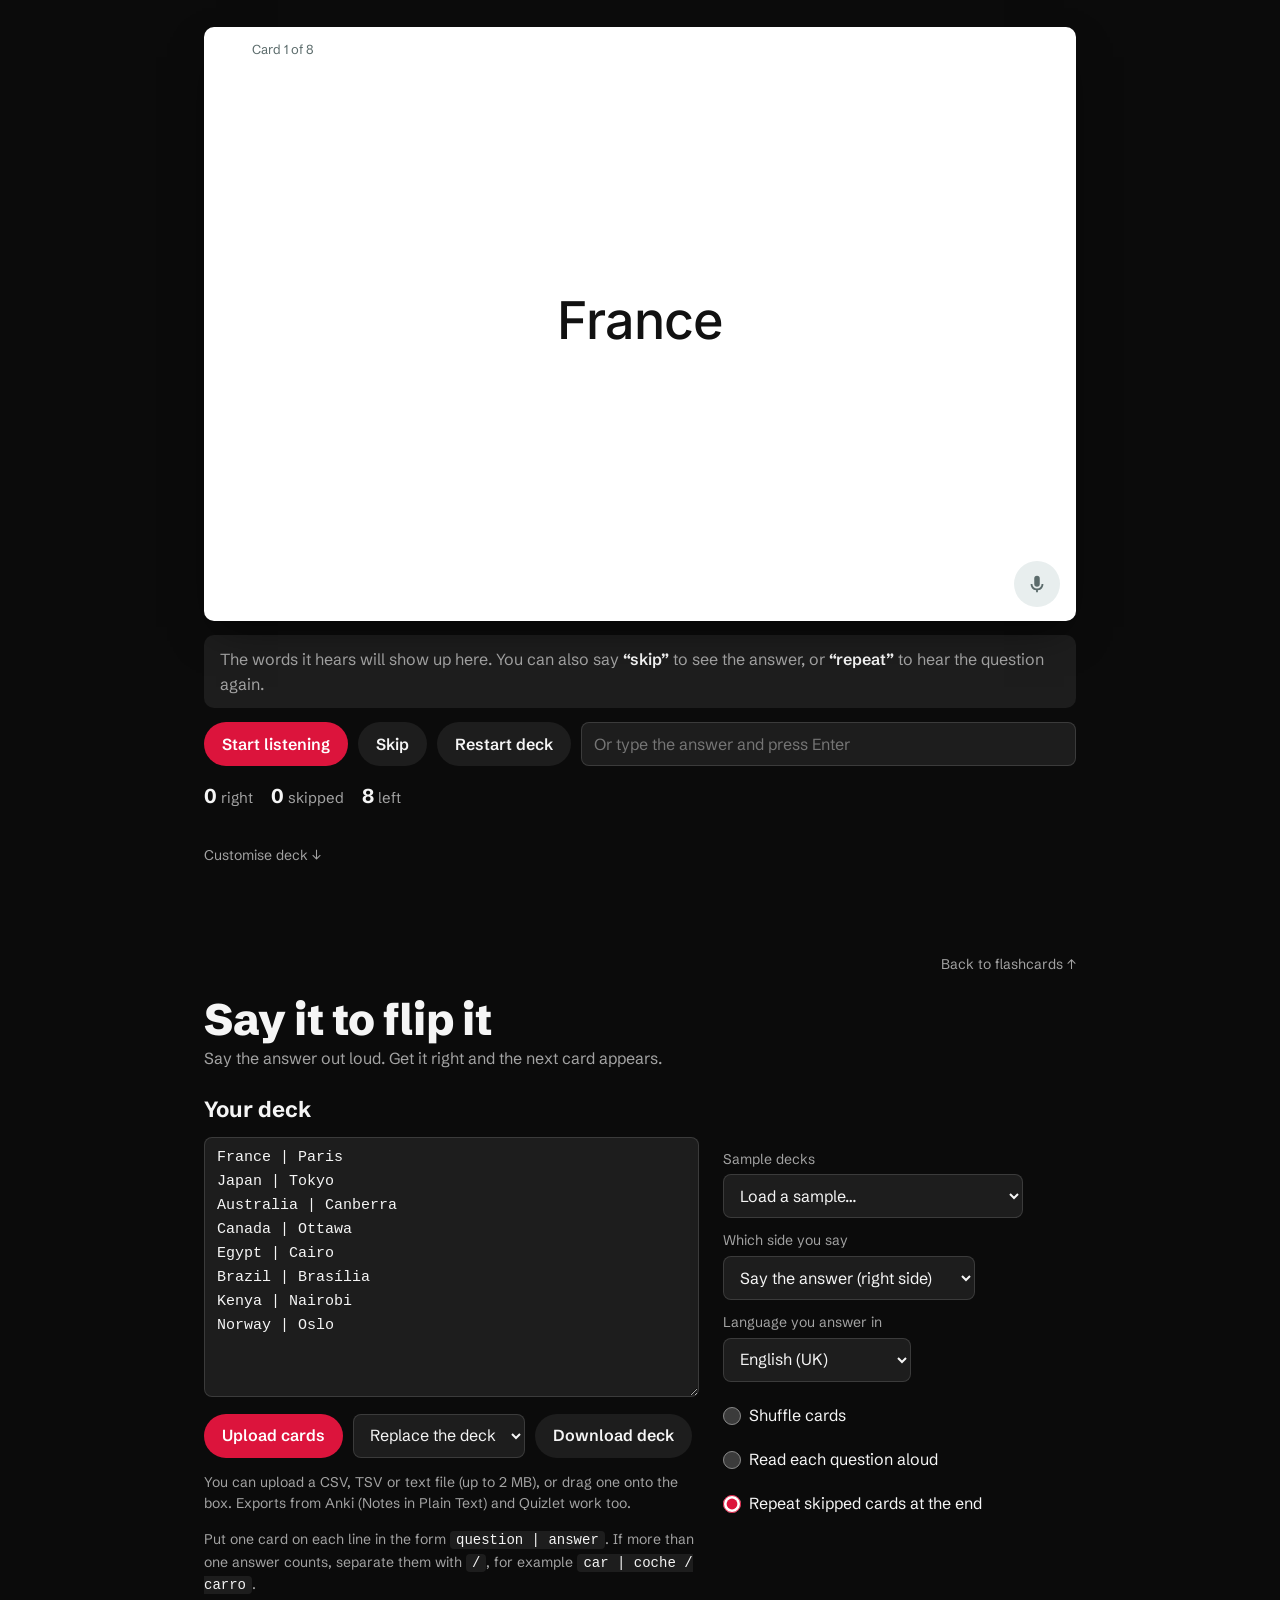
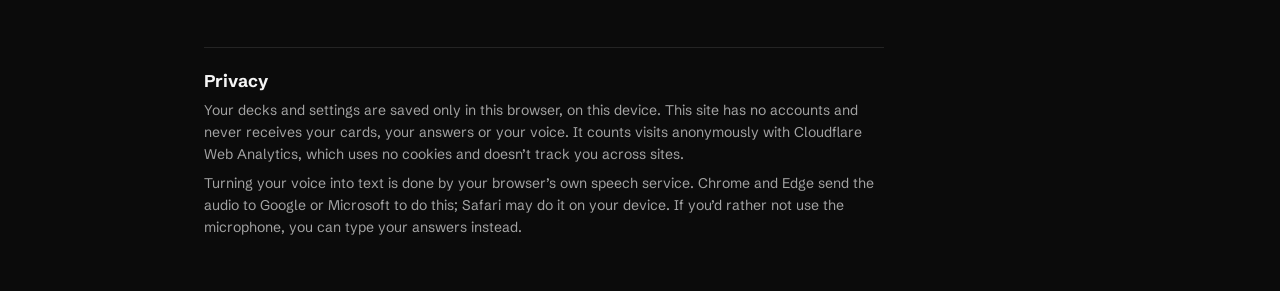
<file: site/index.html>
<!DOCTYPE html>
<html lang="en">
<head>
<meta charset="utf-8">
<meta name="viewport" content="width=device-width, initial-scale=1">
<!-- Backup policy in case the _headers file is ever missing. The full policy (incl. frame-ancestors) is sent as an HTTP header. -->
<meta http-equiv="Content-Security-Policy" content="default-src 'none'; script-src 'self' https://static.cloudflareinsights.com; style-src 'self'; font-src 'self'; img-src 'self'; connect-src 'self' https://cloudflareinsights.com; base-uri 'none'; form-action 'none'">
<meta name="referrer" content="no-referrer">
<title>Say It Flashcards</title>
<meta name="description" content="Voice flashcards: say the answer out loud and the next card appears.">
<link rel="icon" href="favicon.svg" type="image/svg+xml">
<link rel="stylesheet" href="style.css">
<link rel="preload" href="fonts/inter-latin.woff2" as="font" type="font/woff2" crossorigin>
<script src="app.js" defer></script>
</head>
<body>
<main class="band play" id="study">
  <div class="warn" id="warn" role="alert" hidden></div>

  <section class="stage">
    <div class="card" id="card">
      <div class="meta"><span id="pos">Card 0 of 0</span><span id="deckname"></span></div>
      <div class="prompt" id="prompt">Press Start</div>
      <div class="answer" id="answer"></div>
      <div class="mic" aria-hidden="true"><svg viewBox="0 0 24 24"><path d="M12 15a3 3 0 0 0 3-3V6a3 3 0 1 0-6 0v6a3 3 0 0 0 3 3zm5-3a5 5 0 0 1-10 0H5a7 7 0 0 0 6 6.9V21h2v-2.1A7 7 0 0 0 19 12z"/></svg></div>
    </div>
    <div class="heard" id="heard" aria-live="polite">The words it hears will show up here. You can also say <b>“skip”</b> to see the answer, or <b>“repeat”</b> to hear the question again.</div>
    <div class="row">
      <button class="primary" id="startBtn" type="button">Start listening</button>
      <button id="skipBtn" type="button">Skip</button>
      <button id="restartBtn" type="button">Restart deck</button>
      <input type="text" id="typed" placeholder="Or type the answer and press Enter" autocomplete="off" aria-label="Type the answer">
    </div>
    <div class="stats"><span><strong id="sOk">0</strong>right</span><span><strong id="sMiss">0</strong>skipped</span><span><strong id="sLeft">0</strong>left</span></div>
  </section>
  <a class="more" href="#setup">Customise deck ↓</a>
</main>

<section class="band" id="setup">
  <a class="more up" href="#study">Back to flashcards ↑</a>
  <div class="setup-head">
    <h1>Say it to flip it</h1>
    <p class="sub">Say the answer out loud. Get it right and the next card appears.</p>
  </div>
  <h2>Your deck</h2>
  <div class="edit">
    <div>
      <textarea id="deck" spellcheck="false" aria-label="Deck, one card per line"></textarea>
      <div class="row upload-row">
        <label class="upload" for="file">Upload cards</label>
        <input type="file" id="file" accept=".csv,.tsv,.txt,.json,text/plain,text/csv" hidden>
        <select id="mode" aria-label="When uploading"><option value="replace">Replace the deck</option><option value="append">Add to the deck</option></select>
        <button id="dlBtn" type="button">Download deck</button>
      </div>
      <p class="hint" id="upStatus">You can upload a CSV, TSV or text file (up to 2 MB), or drag one onto the box. Exports from Anki (Notes in Plain Text) and Quizlet work too.</p>
      <p class="hint">Put one card on each line in the form <code>question | answer</code>. If more than one answer counts, separate them with <code>/</code>, for example <code>car | coche / carro</code>.</p>
    </div>
    <div>
      <label for="preset">Sample decks</label>
      <select id="preset"><option value="">Load a sample…</option><option value="capitals">Capital cities</option><option value="spanish">Spanish basics (answer in Spanish)</option><option value="science">Science terms</option></select>
      <label for="dir">Which side you say</label>
      <select id="dir">
        <option value="normal">Say the answer (right side)</option>
        <option value="flip">Say the question (left side)</option>
        <option value="both">Both ways (each card twice)</option>
      </select>
      <label for="lang">Language you answer in</label>
      <select id="lang">
        <option value="en-GB">English (UK)</option><option value="en-US">English (US)</option><option value="es-ES">Spanish (Spain)</option><option value="es-MX">Spanish (Mexico)</option><option value="fr-FR">French</option><option value="de-DE">German</option><option value="it-IT">Italian</option><option value="pt-BR">Portuguese (Brazil)</option><option value="ja-JP">Japanese</option><option value="zh-CN">Chinese (Mandarin)</option>
      </select>
      <div class="opts">
        <label class="opt"><input type="radio" id="shuffle"> Shuffle cards</label>
        <label class="opt"><input type="radio" id="readAloud"> Read each question aloud</label>
        <label class="opt"><input type="radio" id="requeue"> Repeat skipped cards at the end</label>
      </div>
    </div>
  </div>

  <div class="privacy">
    <h2>Privacy</h2>
    <p class="hint">Your decks and settings are saved only in this browser, on this device. This site has no accounts and never receives your cards, your answers or your voice. It counts visits anonymously with Cloudflare Web Analytics, which uses no cookies and doesn’t track you across sites.</p>
    <p class="hint">Turning your voice into text is done by your browser’s own speech service. Chrome and Edge send the audio to Google or Microsoft to do this; Safari may do it on your device. If you’d rather not use the microphone, you can type your answers instead.</p>
  </div>
</section>
</body>
</html>
</file>
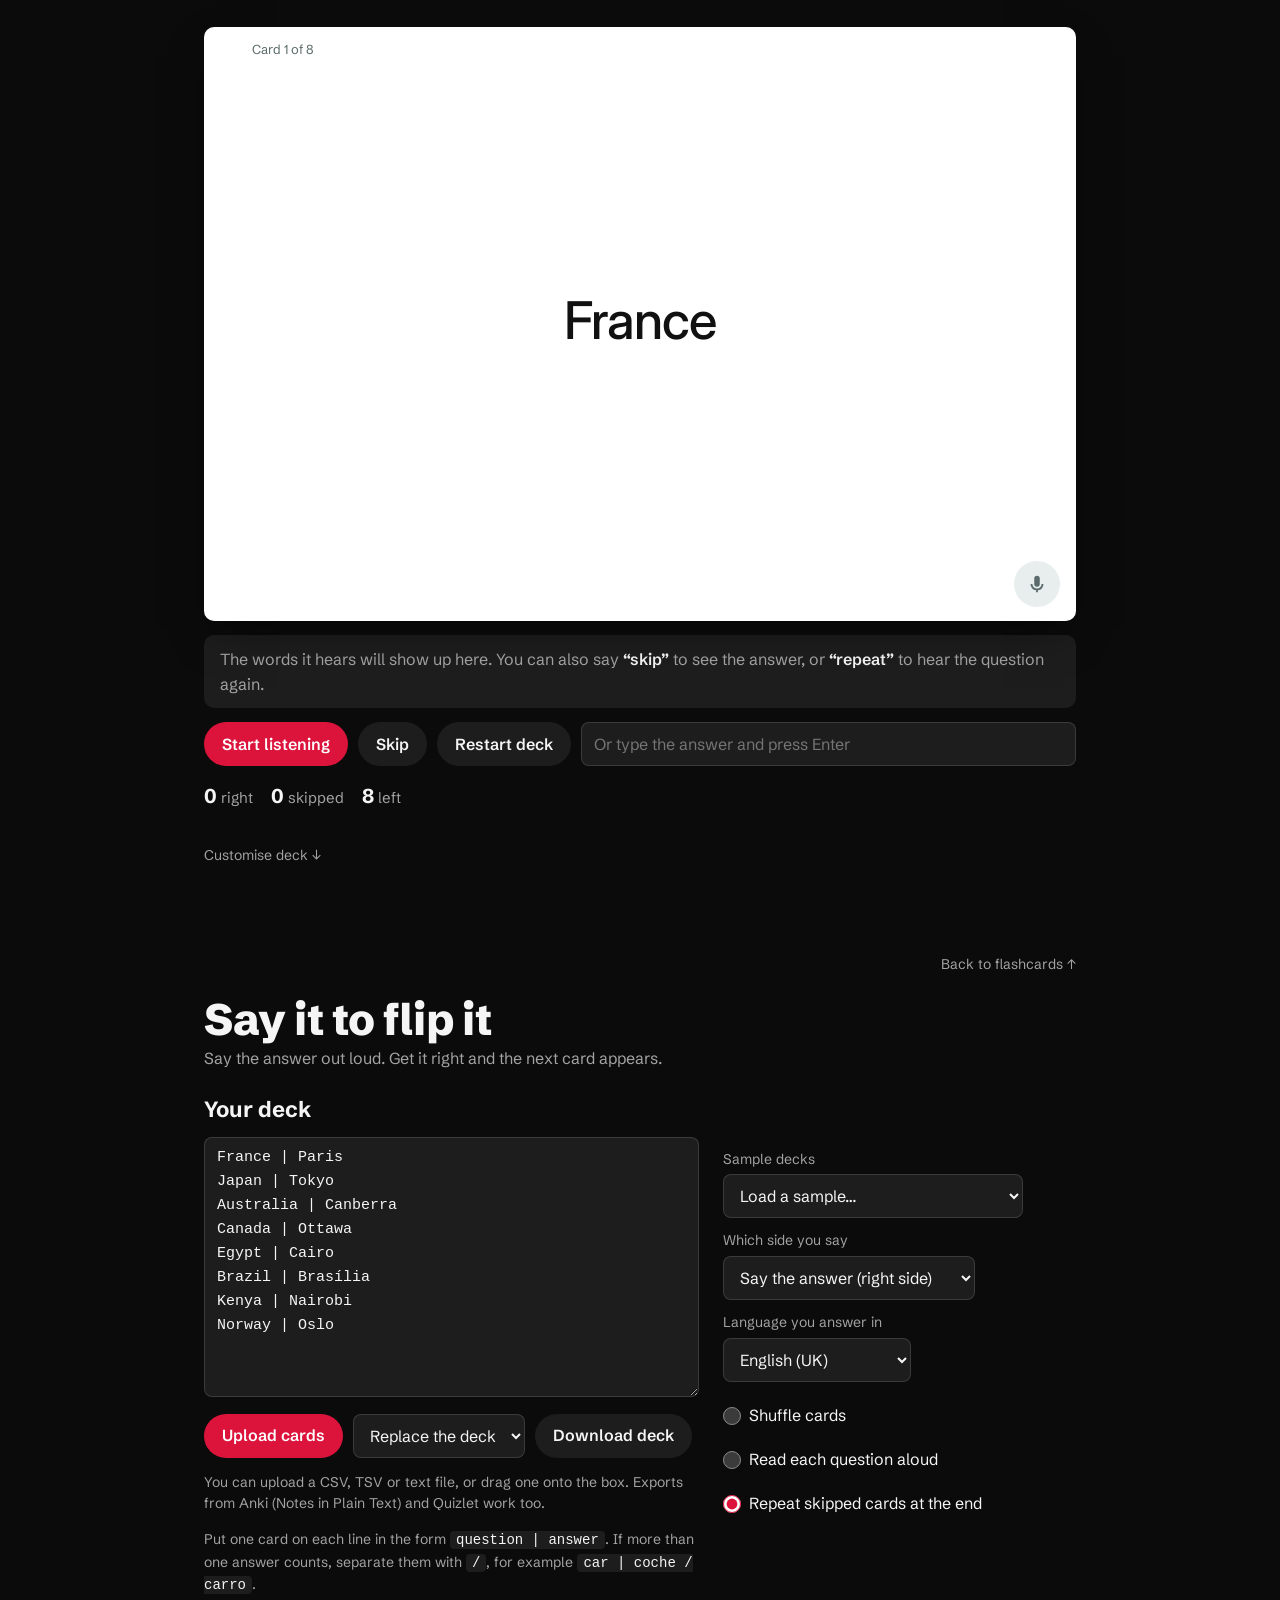
<file: voice-flashcards.html>
<!DOCTYPE html>
<html lang="en">
<head>
<meta charset="utf-8">
<meta name="viewport" content="width=device-width, initial-scale=1">
<title>Say It Flashcards</title>
<link rel="preconnect" href="https://fonts.googleapis.com">
<link href="https://fonts.googleapis.com/css2?family=Inter:wght@400;500;600&family=Schibsted+Grotesk:wght@400;600;800&display=swap" rel="stylesheet">
<style>
/* VOICE: friendly study tool, quick and encouraging
   IDEA: a plain white card on a deep green desk mat
   PICTURE: the card itself, large, with a mic ring that pulses while listening
   COLOUR and TYPE: desk green, plain white card, coral accent; Inter on the card, Schibsted Grotesk for UI
   LAYOUT: first screen is only the card + heard-text + controls; title and deck editor sit below the fold */
@media (prefers-reduced-motion:no-preference){html{scroll-behavior:smooth}}
/* SCHEME: black / white / crimson */
:root{color-scheme:dark;--bg:#0b0b0b;--mat:#1d1d1d;--card:#ffffff;--cardink:#111111;--ink:#f5f5f5;--muted:#a3a3a3;--acc:#dc143c;--miss-ink:#b0102f;--ok:#2fbf71;--focus:#ffffff}
/* SCHEME (original): desk green / coral
:root{color-scheme:light dark;--bg:light-dark(#0f3d34,#071c18);--mat:light-dark(#145045,#0b2a24);--card:#ffffff;--cardink:#1d2a2a;--ink:#eaf4f0;--muted:light-dark(#a9cfc4,#8fb3a9);--acc:#ff6b4a;--miss-ink:#c2401f;--ok:#3ddc97;--focus:#3ddc97} */
:root[data-theme=light]{color-scheme:light}:root[data-theme=dark]{color-scheme:dark}
*{box-sizing:border-box;min-width:0}
body{margin:0;background:var(--bg);color:var(--ink);font:16px/1.55 "Schibsted Grotesk",system-ui,sans-serif;overflow-x:clip}
.band{padding:clamp(20px,4vw,48px) max(5vw,16px);max-width:1000px;margin:0 auto}
h1{font-weight:800;font-size:clamp(30px,5vw,44px);line-height:1.05;margin:0 0 4px;text-wrap:balance}
h2{font-size:22px;margin:0 0 10px}
.sub{color:var(--muted);margin:0 0 22px}
.play{min-height:100vh;min-height:100svh;display:flex;flex-direction:column;gap:14px;padding-block:clamp(14px,3vh,32px)}
.stage{flex:1;display:flex;flex-direction:column;gap:14px}
.stage .card{flex:1;display:flex;flex-direction:column;justify-content:center}
.more{align-self:flex-start;margin-left:-12px;margin-top:14px;color:var(--muted);font-size:14px;text-decoration:none;padding:6px 12px;border-radius:999px}
.more.up{display:block;width:fit-content;margin:0 -12px 14px auto}
.more:hover{color:var(--ink)}.more:focus-visible{outline:3px solid var(--focus)}
.setup-head{margin-bottom:18px}
.card{position:relative;background:var(--card);color:var(--cardink);border-radius:10px;min-height:280px;padding:56px clamp(20px,5vw,48px) 36px;
 box-shadow:0 2px 0 #0002,0 18px 40px -12px #0008;transition:transform .25s,box-shadow .25s}
.card.ok{box-shadow:0 0 0 4px var(--ok),0 18px 40px -12px #0008}
.card.miss{box-shadow:0 0 0 4px var(--acc),0 18px 40px -12px #0008}
.card .meta{position:absolute;top:12px;left:clamp(20px,5vw,48px);right:16px;display:flex;justify-content:space-between;font-size:13px;color:#5b6b6b}
.prompt{font-family:Inter,system-ui,sans-serif;font-weight:500;letter-spacing:-.02em;font-size:clamp(32px,6.5vw,52px);line-height:1.15;text-align:center;margin:20px 0 10px;overflow-wrap:anywhere}
.answer{font-family:Inter,system-ui,sans-serif;font-weight:400;font-size:clamp(20px,3.5vw,26px);text-align:center;color:#0d7a55;min-height:1.4em}
.card.miss .answer{color:var(--miss-ink)}
.mic{position:absolute;right:16px;bottom:14px;width:46px;height:46px;border-radius:50%;background:#e8eeee;display:grid;place-items:center}
.mic svg{width:22px;height:22px;fill:#5b6b6b}
.live .mic{background:var(--acc)}.live .mic svg{fill:#fff}
.live .mic::after{content:"";position:absolute;inset:-6px;border-radius:50%;border:3px solid var(--acc);animation:pulse 1.4s ease-out infinite}
@keyframes pulse{from{opacity:.9;transform:scale(.9)}to{opacity:0;transform:scale(1.35)}}
@media (prefers-reduced-motion:reduce){.live .mic::after{animation:none;opacity:.6}.card{transition:none}}
.heard{background:var(--mat);border-radius:10px;padding:12px 16px;min-height:52px;color:var(--muted)}
.heard b{color:var(--ink);font-weight:600}
.row{display:flex;flex-wrap:wrap;gap:10px;align-items:center}
button,select,input,textarea{font:inherit;font-size:16px}
button{min-height:44px;padding:0 18px;border-radius:999px;border:0;background:var(--mat);color:var(--ink);font-weight:600;cursor:pointer}
button.primary{background:var(--acc);color:#fff}
button:focus-visible,select:focus-visible,input:focus-visible,textarea:focus-visible{outline:3px solid var(--focus);outline-offset:2px}
input[type=text],select,textarea{background:var(--mat);color:var(--ink);border:1px solid #ffffff22;border-radius:8px;min-height:44px;padding:8px 12px}
#typed{flex:1 1 200px}
.stats{display:flex;gap:18px;flex-wrap:wrap;font-size:15px;color:var(--muted)}
.stats strong{color:var(--ink);font-size:20px;margin-right:4px}
.warn{background:color-mix(in srgb,var(--acc) 14%,transparent);border:1px solid var(--acc);border-radius:10px;padding:12px 16px;display:none}
.edit{display:grid;grid-template-columns:minmax(0,1.4fr) minmax(0,1fr);gap:24px;margin-top:8px}
textarea{width:100%;min-height:260px;font-family:ui-monospace,Menlo,monospace;font-size:15px;line-height:1.6;resize:vertical}
label{display:block;font-size:14px;color:var(--muted);margin:12px 0 4px}
.hint{font-size:14px;color:var(--muted)}
.hint code{background:var(--mat);padding:1px 6px;border-radius:4px;color:var(--ink)}
/* native radio look, on/off toggle behaviour (see script) */
.opts{margin-top:12px}
label.opt{display:flex;align-items:center;gap:8px;margin:0;min-height:44px;color:var(--ink);font-size:16px;cursor:pointer}
.opt input{accent-color:var(--acc);width:18px;height:18px;margin:0;flex:none}
.upload{display:inline-flex;align-items:center;min-height:44px;padding:0 18px;border-radius:999px;background:var(--acc);color:#fff;font-weight:600;cursor:pointer;margin:0;font-size:16px}
#file:focus-visible+select,.upload:focus-within{outline:3px solid var(--focus)}
textarea.drop{outline:3px dashed var(--acc);outline-offset:2px}
#upStatus.ok{color:var(--ok)}#upStatus.bad{color:var(--acc)}
@media(max-width:700px){.edit{grid-template-columns:minmax(0,1fr)}}
</style>
</head>
<body>
<main class="band play" id="study">
  <div class="warn" id="warn"></div>

  <section class="stage">
    <div class="card" id="card">
      <div class="meta"><span id="pos">Card 0 of 0</span><span id="deckname"></span></div>
      <div class="prompt" id="prompt">Press Start</div>
      <div class="answer" id="answer"></div>
      <div class="mic" aria-hidden="true"><svg viewBox="0 0 24 24"><path d="M12 15a3 3 0 0 0 3-3V6a3 3 0 1 0-6 0v6a3 3 0 0 0 3 3zm5-3a5 5 0 0 1-10 0H5a7 7 0 0 0 6 6.9V21h2v-2.1A7 7 0 0 0 19 12z"/></svg></div>
    </div>
    <div class="heard" id="heard" aria-live="polite">The words it hears will show up here. You can also say <b>“skip”</b> to see the answer, or <b>“repeat”</b> to hear the question again.</div>
    <div class="row">
      <button class="primary" id="startBtn">Start listening</button>
      <button id="skipBtn">Skip</button>
      <button id="restartBtn">Restart deck</button>
      <input type="text" id="typed" placeholder="Or type the answer and press Enter" autocomplete="off">
    </div>
    <div class="stats"><span><strong id="sOk">0</strong>right</span><span><strong id="sMiss">0</strong>skipped</span><span><strong id="sLeft">0</strong>left</span></div>
  </section>
  <a class="more" href="#setup">Customise deck ↓</a>
</main>

<section class="band" id="setup">
  <a class="more up" href="#study">Back to flashcards ↑</a>
  <div class="setup-head">
    <h1>Say it to flip it</h1>
    <p class="sub">Say the answer out loud. Get it right and the next card appears.</p>
  </div>
  <h2>Your deck</h2>
  <div class="edit">
    <div>
      <textarea id="deck" spellcheck="false" aria-label="Deck, one card per line"></textarea>
      <div class="row" style="margin:10px 0 6px">
        <label class="upload" for="file">Upload cards</label>
        <input type="file" id="file" accept=".csv,.tsv,.txt,.json,text/plain,text/csv" hidden>
        <select id="mode" aria-label="When uploading"><option value="replace">Replace the deck</option><option value="append">Add to the deck</option></select>
        <button id="dlBtn" type="button">Download deck</button>
      </div>
      <p class="hint" id="upStatus">You can upload a CSV, TSV or text file, or drag one onto the box. Exports from Anki (Notes in Plain Text) and Quizlet work too.</p>
      <p class="hint">Put one card on each line in the form <code>question | answer</code>. If more than one answer counts, separate them with <code>/</code>, for example <code>car | coche / carro</code>.</p>
    </div>
    <div>
      <label for="preset">Sample decks</label>
      <select id="preset"><option value="">Load a sample…</option><option value="capitals">Capital cities</option><option value="spanish">Spanish basics (answer in Spanish)</option><option value="science">Science terms</option></select>
      <label for="dir">Which side you say</label>
      <select id="dir">
        <option value="normal">Say the answer (right side)</option>
        <option value="flip">Say the question (left side)</option>
        <option value="both">Both ways (each card twice)</option>
      </select>
      <label for="lang">Language you answer in</label>
      <select id="lang">
        <option value="en-GB">English (UK)</option><option value="en-US">English (US)</option><option value="es-ES">Spanish (Spain)</option><option value="es-MX">Spanish (Mexico)</option><option value="fr-FR">French</option><option value="de-DE">German</option><option value="it-IT">Italian</option><option value="pt-BR">Portuguese (Brazil)</option><option value="ja-JP">Japanese</option><option value="zh-CN">Chinese (Mandarin)</option>
      </select>
      <div class="opts">
        <label class="opt"><input type="radio" id="shuffle"> Shuffle cards</label>
        <label class="opt"><input type="radio" id="readAloud"> Read each question aloud</label>
        <label class="opt"><input type="radio" id="requeue"> Repeat skipped cards at the end</label>
      </div>
    </div>
  </div>
</section>

<script>
{
const $=id=>document.getElementById(id);
const PRESETS={
capitals:`France | Paris
Japan | Tokyo
Australia | Canberra
Canada | Ottawa
Egypt | Cairo
Brazil | Brasília
Kenya | Nairobi
Norway | Oslo`,
spanish:`dog | perro
cat | gato
house | casa
car | coche / carro
thank you | gracias
good morning | buenos días
water | agua
book | libro`,
science:`Powerhouse of the cell | mitochondria
H2O is the formula for | water
Unit of electrical resistance | ohm
Closest planet to the Sun | Mercury
Gas plants absorb | carbon dioxide
Speed of light symbol | c`};
const store={get(k,d){try{const v=localStorage.getItem('sayit:'+k);return v===null?d:JSON.parse(v)}catch{return d}},set(k,v){try{localStorage.setItem('sayit:'+k,JSON.stringify(v))}catch{}}};

const deckEl=$('deck'),langEl=$('lang'),shuffleEl=$('shuffle'),readEl=$('readAloud'),requeueEl=$('requeue');
const MATCH=0.75; // how similar a spoken answer must be to count (fixed for everyone)
deckEl.value=store.get('deck',PRESETS.capitals);
langEl.value=store.get('lang','en-GB');
shuffleEl.checked=store.get('shuffle',false);
readEl.checked=store.get('read',false);
requeueEl.checked=store.get('requeue',true);
// radios normally can't be unticked; let a click on a selected one switch it off
[shuffleEl,readEl,requeueEl].forEach(r=>{
  r.dataset.on=r.checked?'1':'';
  r.addEventListener('click',()=>{
    if(r.dataset.on){r.checked=false;r.dataset.on='';r.dispatchEvent(new Event('change'))}
    else r.dataset.on='1';
  });
});
$('dir').value=store.get('dir','normal');

// ---------- matching ----------
const NUM={zero:0,one:1,two:2,three:3,four:4,five:5,six:6,seven:7,eight:8,nine:9,ten:10,eleven:11,twelve:12,thirteen:13,fourteen:14,fifteen:15,sixteen:16,seventeen:17,eighteen:18,nineteen:19,twenty:20};
const norm=s=>s.toLowerCase().normalize('NFD').replace(/[̀-ͯ]/g,'').replace(/[^\p{L}\p{N}\s]/gu,' ').split(/\s+/).filter(Boolean).map(w=>w in NUM?String(NUM[w]):w);
const lev=(a,b)=>{const m=a.length,n=b.length;if(!m)return n;if(!n)return m;let p=Array.from({length:n+1},(_,i)=>i);for(let i=1;i<=m;i++){const c=[i];for(let j=1;j<=n;j++)c[j]=Math.min(p[j]+1,c[j-1]+1,p[j-1]+(a[i-1]===b[j-1]?0:1));p=c}return p[n]};
const sim=(a,b)=>{if(a===b)return 1;const L=Math.max(a.length,b.length);return L?1-lev(a,b)/L:1};
const CJK=/[぀-ヿ一-鿿가-힯]/;
function score(heard,answer){
  const h=norm(heard),a=norm(answer);if(!a.length||!h.length)return 0;
  if(CJK.test(answer)){const hs=h.join(''),as=a.join('');return hs.includes(as)?1:sim(hs.slice(-as.length),as)}
  const target=a.join(' ');let best=0;
  for(let len=Math.max(1,a.length-1);len<=a.length+1;len++)
    for(let i=0;i+len<=h.length;i++)best=Math.max(best,sim(h.slice(i,i+len).join(' '),target));
  if(h.length<a.length)best=Math.max(best,sim(h.join(' '),target));
  return best;
}
const answers=c=>c.a.split('/').map(s=>s.trim()).filter(Boolean);

// ---------- deck & session ----------
let queue=[],idx=0,ok=0,miss=0,total=0,busy=false;
function parse(){
  const cards=deckEl.value.split('\n').map(l=>l.split('|')).filter(p=>p.length>=2&&p[0].trim()&&p[1].trim()).map(p=>({q:p[0].trim(),a:p.slice(1).join('|').trim()}));
  const flip=c=>({q:c.a,a:c.q});
  const d=$('dir').value;
  return d==='flip'?cards.map(flip):d==='both'?[...cards,...cards.map(flip)]:cards;
}
function restart(){
  queue=parse();if(shuffleEl.checked)for(let i=queue.length-1;i>0;i--){const j=Math.floor(Math.random()*(i+1));[queue[i],queue[j]]=[queue[j],queue[i]]}
  idx=0;ok=0;miss=0;total=queue.length;busy=false;render();
}
function render(){
  const c=queue[idx],card=$('card');card.classList.remove('ok','miss');$('answer').textContent='';
  $('sOk').textContent=ok;$('sMiss').textContent=miss;$('sLeft').textContent=Math.max(0,queue.length-idx);
  if(!queue.length){$('prompt').textContent='Add some cards below';$('pos').textContent='';return}
  if(!c){$('prompt').textContent=miss?`Done: ${ok} right, ${miss} skipped`:`All ${ok} right!`;$('pos').textContent='Deck finished';$('answer').textContent='Press Restart deck to go again';return}
  $('prompt').textContent=c.q;$('pos').textContent=`Card ${Math.min(idx+1,queue.length)} of ${queue.length}`;
  $('typed').value='';
  if(readEl.checked&&listening)speak(c.q);
}
function advance(delay){busy=true;setTimeout(()=>{idx++;busy=false;ignoreFrom=resultsLen;render()},delay)}
function correct(){if(busy||!queue[idx])return;ok++;$('card').classList.add('ok');$('answer').textContent='✓ '+answers(queue[idx])[0];beep(880);advance(700)}
function skip(){if(busy||!queue[idx])return;const c=queue[idx];miss++;$('card').classList.add('miss');$('answer').textContent=answers(c).join(' / ');if(requeueEl.checked)queue.push(c);beep(300);advance(2200)}
function check(text){
  const c=queue[idx];if(!c||busy)return false;
  const t=norm(text).join(' ');
  if(/\b(skip|pass|i dont know|next)\b$/.test(t)&&!answers(c).some(a=>norm(a).join(' ')==='next')){skip();return true}
  if(/\b(repeat|say again)\b$/.test(t)){speak(c.q);ignoreFrom=resultsLen;return true}
  if(answers(c).some(a=>score(text,a)>=MATCH-1e-9)){correct();return true}
  return false;
}

// ---------- audio ----------
let actx;function beep(f){try{actx=actx||new AudioContext();const o=actx.createOscillator(),g=actx.createGain();o.frequency.value=f;g.gain.setValueAtTime(.12,actx.currentTime);g.gain.exponentialRampToValueAtTime(.001,actx.currentTime+.25);o.connect(g).connect(actx.destination);o.start();o.stop(actx.currentTime+.25)}catch{}}
let speaking=false;
// Fixed read-aloud voice for everyone: American female, normal speed.
// Voices depend on the user's device, so try these in order and fall back to any US English voice.
const VOICE_PREFS=['Microsoft Aria Online','Microsoft Jenny Online','Google US English','Samantha','Microsoft Zira'];
const VOICE_RATE=1;
if('speechSynthesis' in window)speechSynthesis.getVoices(); // Chrome loads voices lazily; start it early
const pickVoice=()=>{
  const vs=speechSynthesis.getVoices();
  for(const p of VOICE_PREFS){const v=vs.find(v=>v.name.startsWith(p));if(v)return v}
  return vs.find(v=>v.lang.replace('_','-')==='en-US')||null;
};
function speak(text){
  if(!('speechSynthesis' in window))return;speechSynthesis.cancel();
  // Chrome fills the voice list late; wait briefly for it so the fixed voice is used every time
  if(!speechSynthesis.getVoices().length&&!speak._waited){
    speak._waited=true;let done=false;
    const go=()=>{if(done)return;done=true;speechSynthesis.removeEventListener('voiceschanged',go);speak(text)};
    speechSynthesis.addEventListener('voiceschanged',go);setTimeout(go,1000);return;
  }
  const u=new SpeechSynthesisUtterance(text);
  // Keep the fixed voice for anything in the Latin alphabet (accents, curly quotes, dashes included);
  // only switch for other scripts (Japanese, Chinese, Cyrillic, Arabic...) that an English voice can't read
  const otherScript=/[^\p{Script=Latin}\p{Script=Common}\p{Script=Inherited}]/u.test(text);
  const lang=otherScript?langEl.value:'en-US';
  const v=!otherScript&&pickVoice();
  if(v){u.voice=v;u.lang=v.lang}else u.lang=lang;
  u.rate=VOICE_RATE;
  speaking=true;u.onend=u.onerror=()=>{speaking=false;ignoreFrom=resultsLen};speechSynthesis.speak(u);
}

// ---------- recognition ----------
const SR=window.SpeechRecognition||window.webkitSpeechRecognition;
let rec=null,listening=false,ignoreFrom=0,resultsLen=0;
function warn(msg){const w=$('warn');w.textContent=msg;w.style.display=msg?'block':'none'}
if(!SR)warn('This browser does not support speech recognition. Open the file in Chrome or Edge on a computer, or Safari on a Mac or iPhone. You can still type your answers.');
function startRec(){
  rec=new SR();rec.lang=langEl.value;rec.continuous=true;rec.interimResults=true;rec.maxAlternatives=3;
  ignoreFrom=0;resultsLen=0;
  rec.onresult=e=>{
    resultsLen=e.results.length;if(speaking)return;
    const parts=[];for(let i=ignoreFrom;i<e.results.length;i++)parts.push(e.results[i]);
    if(!parts.length)return;
    const main=parts.map(r=>r[0].transcript).join(' ').trim();
    const h=$('heard');h.textContent='Heard: ';const b=document.createElement('b');b.textContent=main;h.append(b);
    // try every alternative of the latest result too
    const last=parts[parts.length-1],before=parts.slice(0,-1).map(r=>r[0].transcript).join(' ');
    for(let k=0;k<last.length;k++)if(check((before+' '+last[k].transcript).trim()))return;
    // stop a long run-on from piling up: after a final result that didn't match, start fresh
    if(last.isFinal&&parts.length>2)ignoreFrom=e.results.length;
  };
  rec.onerror=e=>{if(e.error==='not-allowed'||e.error==='service-not-allowed'){warn('Microphone access was blocked. Allow the microphone for this page in your browser\'s address bar, then press Start again.');stop()}else if(e.error==='network')warn('Speech recognition needs an internet connection in this browser.');else if(e.error==='audio-capture'){warn('No microphone could be used. Check it is plugged in and not in use by another app.');stop()}};
  rec.onstart=()=>{if(!$('warn').textContent.startsWith('Opened'))warn('');$('heard').textContent='Listening… say the answer.'};
  rec.onend=()=>{if(listening)try{startRec()}catch{}};
  try{rec.start()}catch{}
}
async function start(){
  if(!SR)return;
  if(window.top!==window){warn('This page is running inside a preview, which blocks the microphone. Download the file and open it in its own Chrome tab (see the tips in the chat).');return}
  if(location.protocol==='file:')warn('Opened from your disk (file://). If Chrome doesn\'t ask for the microphone, serve it from localhost or an https site instead — see the tips in the chat.');
  else warn('');
  if(navigator.mediaDevices&&navigator.mediaDevices.getUserMedia){
    try{const s=await navigator.mediaDevices.getUserMedia({audio:true});s.getTracks().forEach(t=>t.stop())}
    catch(err){warn(err.name==='NotAllowedError'?'Microphone permission was denied. Click the icon at the left of the address bar, set Microphone to Allow, then reload.':err.name==='NotFoundError'?'No microphone was found. Plug one in or check your system sound settings.':'Could not open the microphone ('+err.name+'). On file:// pages, try serving from localhost or https.');return}
  }else if(!window.isSecureContext){warn('The browser hides the microphone on this page because it isn\'t secure. Open it from localhost or an https address.');return}
  listening=true;document.body.classList.add('live');$('card').parentElement.classList.add('live');$('startBtn').textContent='Stop listening';startRec();if(readEl.checked&&queue[idx])speak(queue[idx].q)}
function stop(){listening=false;$('card').parentElement.classList.remove('live');$('startBtn').textContent='Start listening';try{rec&&rec.abort()}catch{}}

// ---------- upload ----------
const clean=s=>String(s??'').replace(/<br\s*\/?>/gi,' ').replace(/<[^>]*>/g,'').replace(/\[sound:[^\]]*\]/g,'').replace(/&nbsp;/g,' ').replace(/&amp;/g,'&').replace(/&lt;/g,'<').replace(/&gt;/g,'>').replace(/&quot;/g,'"').replace(/&#39;/g,"'").replace(/\s+/g,' ').trim();
function csvRows(text,sep){ // handles quoted fields with commas/newlines
  const rows=[];let row=[],f='',q=false;
  for(let i=0;i<text.length;i++){const ch=text[i];
    if(q){if(ch==='"'){if(text[i+1]==='"'){f+='"';i++}else q=false}else f+=ch}
    else if(ch==='"'&&f==='')q=true;
    else if(ch===sep){row.push(f);f=''}
    else if(ch==='\n'){row.push(f);rows.push(row);row=[];f=''}
    else if(ch!=='\r')f+=ch}
  if(f||row.length){row.push(f);rows.push(row)}
  return rows;
}
function parseFile(name,text){
  text=text.replace(/^﻿/,'');
  if(/\.json$/i.test(name)||/^\s*[\[{]/.test(text)){
    let d=JSON.parse(text);if(!Array.isArray(d))d=d.cards||d.deck||Object.entries(d).map(([q,a])=>({q,a}));
    return d.map(c=>Array.isArray(c)?[c[0],c[1]]:[c.q??c.question??c.front??c.term,c.a??c.answer??c.back??c.definition]);
  }
  const lines=text.split(/\r?\n/).filter(l=>l.trim()&&!l.startsWith('#'));
  const has=ch=>lines.filter(l=>l.includes(ch)).length>=lines.length*0.6;
  let rows;
  if(has('|'))rows=lines.map(l=>{const i=l.indexOf('|');return[l.slice(0,i),l.slice(i+1)]});
  else if(has('\t'))rows=csvRows(text.split(/\r?\n/).filter(l=>!l.startsWith('#')).join('\n'),'\t');
  else if(has(';')&&!has(','))rows=csvRows(text,';');
  else if(has(','))rows=csvRows(text,',');
  else if(has(' - '))rows=lines.map(l=>{const i=l.indexOf(' - ');return[l.slice(0,i),l.slice(i+3)]});
  else if(has(':'))rows=lines.map(l=>{const i=l.indexOf(':');return[l.slice(0,i),l.slice(i+1)]});
  else throw new Error('Couldn\'t tell how questions and answers are separated. Put each card on its own line with a comma, tab or | between the question and the answer.');
  if(rows.length&&/^(front|question|term|word|prompt|q)$/i.test(clean(rows[0][0]))&&/^(back|answer|definition|meaning|translation|a)$/i.test(clean(rows[0][1]||'')))rows.shift();
  return rows;
}
function importText(name,text){
  const st=$('upStatus');
  try{
    const cards=parseFile(name,text).map(([q,a])=>[clean(q).replace(/\|/g,'/'),clean(a)]).filter(([q,a])=>q&&a);
    if(!cards.length)throw new Error('No cards found. Each card needs a question and an answer.');
    const lines=cards.map(([q,a])=>q+' | '+a).join('\n');
    deckEl.value=$('mode').value==='append'&&deckEl.value.trim()?deckEl.value.replace(/\s*$/,'\n')+lines:lines;
    store.set('deck',deckEl.value);restart();
    st.className='hint ok';st.textContent=`Loaded ${cards.length} card${cards.length>1?'s':''} from ${name}${$('mode').value==='append'?' (added to the deck)':''}.`;
  }catch(err){st.className='hint bad';st.textContent=(err instanceof SyntaxError?'That JSON file couldn\'t be read. ':'')+err.message}
}
function readFile(f){
  if(!f)return;
  if(/\.(apkg|colpkg)$/i.test(f.name)){const st=$('upStatus');st.className='hint bad';st.textContent='Anki .apkg packages can\'t be read here. In Anki, go to File → Export and choose “Notes in Plain Text” instead.';return}
  const r=new FileReader();r.onload=()=>importText(f.name,r.result);r.readAsText(f);
}
$('file').onchange=e=>{readFile(e.target.files[0]);e.target.value=''};
deckEl.addEventListener('dragover',e=>{e.preventDefault();deckEl.classList.add('drop')});
deckEl.addEventListener('dragleave',()=>deckEl.classList.remove('drop'));
deckEl.addEventListener('drop',e=>{e.preventDefault();deckEl.classList.remove('drop');readFile(e.dataTransfer.files[0])});
$('dlBtn').onclick=()=>{const a=document.createElement('a');a.href=URL.createObjectURL(new Blob([deckEl.value],{type:'text/plain'}));a.download='my-deck.txt';a.click();setTimeout(()=>URL.revokeObjectURL(a.href),1000)};

// ---------- events ----------
$('startBtn').onclick=()=>listening?stop():start();
$('skipBtn').onclick=skip;
$('restartBtn').onclick=restart;
$('typed').addEventListener('keydown',e=>{if(e.key==='Enter'){e.preventDefault();if(!check(e.target.value)){$('card').animate([{transform:'translateX(-6px)'},{transform:'translateX(6px)'},{transform:'none'}],{duration:200})}}});
deckEl.addEventListener('input',()=>{store.set('deck',deckEl.value);clearTimeout(deckEl._t);deckEl._t=setTimeout(restart,600)});
$('preset').onchange=e=>{if(!e.target.value)return;deckEl.value=PRESETS[e.target.value];if(e.target.value==='spanish'){langEl.value='es-ES';langEl.onchange()}store.set('deck',deckEl.value);e.target.value='';restart()};
langEl.onchange=()=>{store.set('lang',langEl.value);if(listening){stop();start()}};
$('dir').onchange=()=>{store.set('dir',$('dir').value);restart()};
shuffleEl.onchange=()=>{store.set('shuffle',shuffleEl.checked);restart()};
readEl.onchange=()=>store.set('read',readEl.checked);
requeueEl.onchange=()=>store.set('requeue',requeueEl.checked);
document.addEventListener('keydown',e=>{if(e.target.matches('input,textarea,select'))return;if(e.code==='Space'){e.preventDefault();listening?stop():start()}if(e.key==='ArrowRight')skip()});
restart();
}
</script>
</body>
</html>
</file>
<file: site/style.css>
/* VOICE: friendly study tool, quick and encouraging
   IDEA: a plain white card on a black desk
   PICTURE: the card itself, large, with a mic ring that pulses while listening
   COLOUR and TYPE: black, plain white card, crimson accent; Inter on the card, Schibsted Grotesk for UI
   LAYOUT: first screen is only the card + heard-text + controls; title and deck editor sit below the fold */

/* Fonts are self-hosted (no requests to Google). Both are SIL Open Font License, see fonts/OFL-*.txt */
@font-face{font-family:Inter;font-style:normal;font-weight:400 600;font-display:swap;src:url(fonts/inter-latin-ext.woff2) format("woff2");unicode-range:U+0100-02BA,U+02BD-02C5,U+02C7-02CC,U+02CE-02D7,U+02DD-02FF,U+0304,U+0308,U+0329,U+1D00-1DBF,U+1E00-1E9F,U+1EF2-1EFF,U+2020,U+20A0-20AB,U+20AD-20C4,U+2113,U+2C60-2C7F,U+A720-A7FF}
@font-face{font-family:Inter;font-style:normal;font-weight:400 600;font-display:swap;src:url(fonts/inter-latin.woff2) format("woff2");unicode-range:U+0000-00FF,U+0131,U+0152-0153,U+02BB-02BC,U+02C6,U+02DA,U+02DC,U+0304,U+0308,U+0329,U+2000-206F,U+20AC,U+2122,U+2191,U+2193,U+2212,U+2215,U+FEFF,U+FFFD}
@font-face{font-family:"Schibsted Grotesk";font-style:normal;font-weight:400 800;font-display:swap;src:url(fonts/schibsted-latin-ext.woff2) format("woff2");unicode-range:U+0100-02BA,U+02BD-02C5,U+02C7-02CC,U+02CE-02D7,U+02DD-02FF,U+0304,U+0308,U+0329,U+1D00-1DBF,U+1E00-1E9F,U+1EF2-1EFF,U+2020,U+20A0-20AB,U+20AD-20C4,U+2113,U+2C60-2C7F,U+A720-A7FF}
@font-face{font-family:"Schibsted Grotesk";font-style:normal;font-weight:400 800;font-display:swap;src:url(fonts/schibsted-latin.woff2) format("woff2");unicode-range:U+0000-00FF,U+0131,U+0152-0153,U+02BB-02BC,U+02C6,U+02DA,U+02DC,U+0304,U+0308,U+0329,U+2000-206F,U+20AC,U+2122,U+2191,U+2193,U+2212,U+2215,U+FEFF,U+FFFD}

@media (prefers-reduced-motion:no-preference){html{scroll-behavior:smooth}}
/* SCHEME: black / white / crimson */
:root{color-scheme:dark;--bg:#0b0b0b;--mat:#1d1d1d;--card:#ffffff;--cardink:#111111;--ink:#f5f5f5;--muted:#a3a3a3;--acc:#dc143c;--miss-ink:#b0102f;--ok:#2fbf71;--focus:#ffffff}
/* SCHEME (original): desk green / coral
:root{color-scheme:light dark;--bg:light-dark(#0f3d34,#071c18);--mat:light-dark(#145045,#0b2a24);--card:#ffffff;--cardink:#1d2a2a;--ink:#eaf4f0;--muted:light-dark(#a9cfc4,#8fb3a9);--acc:#ff6b4a;--miss-ink:#c2401f;--ok:#3ddc97;--focus:#3ddc97} */
*{box-sizing:border-box;min-width:0}
body{margin:0;background:var(--bg);color:var(--ink);font:16px/1.55 "Schibsted Grotesk",system-ui,sans-serif;overflow-x:clip}
.band{padding:clamp(20px,4vw,48px) max(5vw,16px);max-width:1000px;margin:0 auto}
h1{font-weight:800;font-size:clamp(30px,5vw,44px);line-height:1.05;margin:0 0 4px;text-wrap:balance}
h2{font-size:22px;margin:0 0 10px}
.sub{color:var(--muted);margin:0 0 22px}
.play{min-height:100vh;min-height:100svh;display:flex;flex-direction:column;gap:14px;padding-block:clamp(14px,3vh,32px)}
.stage{flex:1;display:flex;flex-direction:column;gap:14px}
.stage .card{flex:1;display:flex;flex-direction:column;justify-content:center}
.more{align-self:flex-start;margin-left:-12px;margin-top:14px;color:var(--muted);font-size:14px;text-decoration:none;padding:6px 12px;border-radius:999px}
.more.up{display:block;width:fit-content;margin:0 -12px 14px auto}
.more:hover{color:var(--ink)}.more:focus-visible{outline:3px solid var(--focus)}
.setup-head{margin-bottom:18px}
.card{position:relative;background:var(--card);color:var(--cardink);border-radius:10px;min-height:280px;padding:56px clamp(20px,5vw,48px) 36px;
 box-shadow:0 2px 0 #0002,0 18px 40px -12px #0008;transition:transform .25s,box-shadow .25s}
.card.ok{box-shadow:0 0 0 4px var(--ok),0 18px 40px -12px #0008}
.card.miss{box-shadow:0 0 0 4px var(--acc),0 18px 40px -12px #0008}
.card .meta{position:absolute;top:12px;left:clamp(20px,5vw,48px);right:16px;display:flex;justify-content:space-between;font-size:13px;color:#5b6b6b}
.prompt{font-family:Inter,system-ui,sans-serif;font-weight:500;letter-spacing:-.02em;font-size:clamp(32px,6.5vw,52px);line-height:1.15;text-align:center;margin:20px 0 10px;overflow-wrap:anywhere}
.answer{font-family:Inter,system-ui,sans-serif;font-weight:400;font-size:clamp(20px,3.5vw,26px);text-align:center;color:#0d7a55;min-height:1.4em}
.card.miss .answer{color:var(--miss-ink)}
.mic{position:absolute;right:16px;bottom:14px;width:46px;height:46px;border-radius:50%;background:#e8eeee;display:grid;place-items:center}
.mic svg{width:22px;height:22px;fill:#5b6b6b}
.live .mic{background:var(--acc)}.live .mic svg{fill:#fff}
.live .mic::after{content:"";position:absolute;inset:-6px;border-radius:50%;border:3px solid var(--acc);animation:pulse 1.4s ease-out infinite}
@keyframes pulse{from{opacity:.9;transform:scale(.9)}to{opacity:0;transform:scale(1.35)}}
@media (prefers-reduced-motion:reduce){.live .mic::after{animation:none;opacity:.6}.card{transition:none}}
.heard{background:var(--mat);border-radius:10px;padding:12px 16px;min-height:52px;color:var(--muted)}
.heard b{color:var(--ink);font-weight:600}
.row{display:flex;flex-wrap:wrap;gap:10px;align-items:center}
.upload-row{margin:10px 0 6px}
button,select,input,textarea{font:inherit;font-size:16px}
button{min-height:44px;padding:0 18px;border-radius:999px;border:0;background:var(--mat);color:var(--ink);font-weight:600;cursor:pointer}
button.primary{background:var(--acc);color:#fff}
button:focus-visible,select:focus-visible,input:focus-visible,textarea:focus-visible{outline:3px solid var(--focus);outline-offset:2px}
input[type=text],select,textarea{background:var(--mat);color:var(--ink);border:1px solid #ffffff22;border-radius:8px;min-height:44px;padding:8px 12px}
#typed{flex:1 1 200px}
.stats{display:flex;gap:18px;flex-wrap:wrap;font-size:15px;color:var(--muted)}
.stats strong{color:var(--ink);font-size:20px;margin-right:4px}
.warn{background:color-mix(in srgb,var(--acc) 14%,transparent);border:1px solid var(--acc);border-radius:10px;padding:12px 16px}
.edit{display:grid;grid-template-columns:minmax(0,1.4fr) minmax(0,1fr);gap:24px;margin-top:8px}
textarea{width:100%;min-height:260px;font-family:ui-monospace,Menlo,monospace;font-size:15px;line-height:1.6;resize:vertical}
label{display:block;font-size:14px;color:var(--muted);margin:12px 0 4px}
.hint{font-size:14px;color:var(--muted)}
.hint code{background:var(--mat);padding:1px 6px;border-radius:4px;color:var(--ink)}
/* native radio look, on/off toggle behaviour (see app.js) */
.opts{margin-top:12px}
label.opt{display:flex;align-items:center;gap:8px;margin:0;min-height:44px;color:var(--ink);font-size:16px;cursor:pointer}
.opt input{accent-color:var(--acc);width:18px;height:18px;margin:0;flex:none}
.upload{display:inline-flex;align-items:center;min-height:44px;padding:0 18px;border-radius:999px;background:var(--acc);color:#fff;font-weight:600;cursor:pointer;margin:0;font-size:16px}
#file:focus-visible+select,.upload:focus-within{outline:3px solid var(--focus)}
textarea.drop{outline:3px dashed var(--acc);outline-offset:2px}
#upStatus.ok{color:var(--ok)}#upStatus.bad{color:var(--acc)}
.privacy{margin-top:36px;padding-top:20px;border-top:1px solid #ffffff1a;max-width:68ch}
.privacy h2{font-size:17px;margin-bottom:6px}
.privacy p{margin:0 0 8px}
@media(max-width:700px){.edit{grid-template-columns:minmax(0,1fr)}}
[hidden]{display:none!important}
</file>
